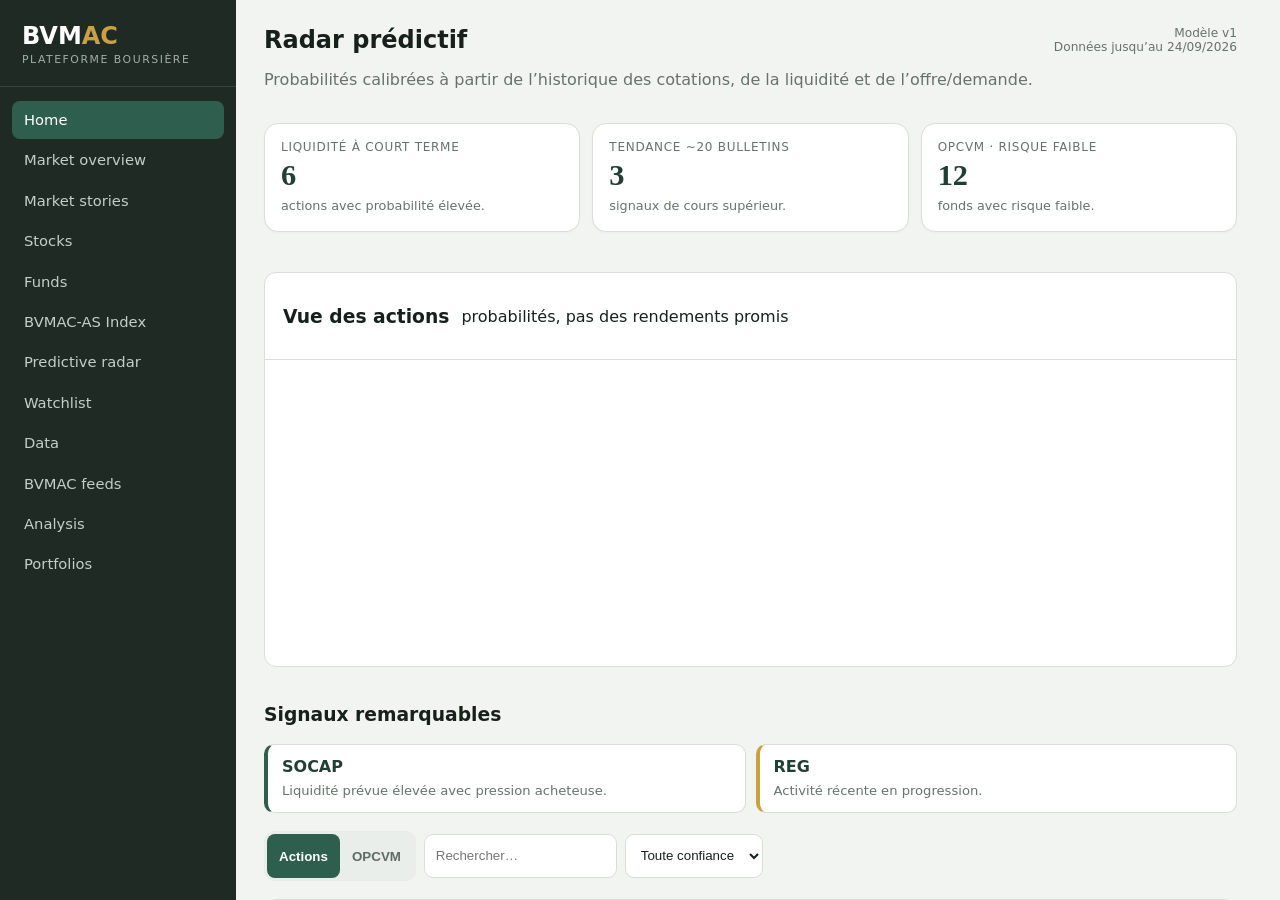
<file: tests/radar_responsive_fixture.html>
<!doctype html><html lang="fr"><head><meta charset="utf-8"><meta name="viewport" content="width=device-width,initial-scale=1,viewport-fit=cover">
<link rel="stylesheet" href="../web/shell.css"><link rel="stylesheet" href="../web/radar.css">
<style>
:root{--encre:#17201c;--encre-2:#67726c;--billet:#2e5e4e;--billet-fonce:#17251f;--or:#c9a23f;--ligne:#d9ded8;--carte:#fff;--r:12px;--f-disp:Georgia,serif;--f-corps:system-ui,sans-serif}body{font-family:var(--f-corps);background:#f2f4f1;color:var(--encre)}#contenu{padding:26px 28px 60px;max-width:1600px;width:100%;min-width:0;margin:0 auto}.bloc{background:#fff;border:1px solid var(--ligne);border-radius:12px;margin-top:22px}.bloc>header{display:flex;align-items:center;flex-wrap:wrap;gap:12px;padding:14px 18px;border-bottom:1px solid var(--ligne)}.bloc .corps.plein{padding:18px}.titre-vue{margin:0}.sous-vue{color:var(--encre-2)}@media(max-width:640px){#contenu{padding:16px 12px 28px}}
</style></head><body><div class="platform-shell">
<aside class="platform-rail"><div class="platform-brand"><div class="sigle">BVM<span>AC</span></div><div class="sous">Plateforme boursière</div></div><nav class="platform-nav">
<button data-vue="accueil"><span class="nav-txt" data-court="Accueil">Accueil</span></button><button data-vue="apercu"><span class="nav-txt" data-court="Aperçu">Aperçu du marché</span></button><button data-vue="recits"><span class="nav-txt" data-court="Récits">Histoires du marché</span></button><button data-vue="actions"><span class="nav-txt" data-court="Actions">Actions</span></button><button data-vue="opcvm"><span class="nav-txt" data-court="OPCVM">OPCVM</span></button><button data-vue="indice"><span class="nav-txt" data-court="Indice">Indice BVMAC-AS</span></button><button data-vue="radar" aria-current="true"><span class="nav-txt" data-court="Radar">Radar prédictif</span></button><button data-vue="veille"><span class="nav-txt" data-court="Suivi">Valeurs suivies</span></button><button data-vue="donnees"><span class="nav-txt" data-court="Données">Données</span></button><a href="/app?view=feeds"><span class="nav-txt" data-court="Feeds">Feeds BVMAC</span></a><a href="/app?view=analysis"><span class="nav-txt" data-court="Analyse">Analyse</span></a><a href="/app?view=portfolios"><span class="nav-txt" data-court="Portefeuilles">Mes portefeuilles</span></a>
</nav></aside>
<div class="platform-main"><main id="contenu"><div class="radar-wrap">
<div class="radar-intro"><div><h2 class="titre-vue">Radar prédictif</h2><p class="sous-vue">Probabilités calibrées à partir de l’historique des cotations, de la liquidité et de l’offre/demande.</p></div><div class="radar-stamp">Modèle v1<br>Données jusqu’au 24/09/2026</div></div>
<div class="radar-summary"><article class="radar-card"><div class="label">Liquidité à court terme</div><div class="value">6</div><div class="note">actions avec probabilité élevée.</div></article><article class="radar-card"><div class="label">Tendance ~20 bulletins</div><div class="value">3</div><div class="note">signaux de cours supérieur.</div></article><article class="radar-card"><div class="label">OPCVM · risque faible</div><div class="value">12</div><div class="note">fonds avec risque faible.</div></article></div>
<div class="bloc"><header><h3>Vue des actions</h3><span>probabilités, pas des rendements promis</span></header><div class="corps plein"><div class="radar-chart"><canvas></canvas></div></div></div>
<div><h3>Signaux remarquables</h3><div class="radar-signals"><article class="radar-signal good"><b>SOCAP</b><span>Liquidité prévue élevée avec pression acheteuse.</span></article><article class="radar-signal"><b>REG</b><span>Activité récente en progression.</span></article></div></div>
<div class="radar-toolbar"><div class="radar-tabs"><button class="active">Actions</button><button>OPCVM</button></div><input type="search" placeholder="Rechercher…"><select><option>Toute confiance</option></select></div>
<div class="radar-table"><table><thead><tr><th>Action</th><th>Cours</th><th>Liquidité 5 bulletins</th><th>Tendance ~20</th><th>Pression</th><th>Confiance</th></tr></thead><tbody>
<tr data-key="SOCAP"><td data-label="Action"><div class="radar-name">SOCAP</div><div class="radar-sub">Données du 24/09/2026</div></td><td data-label="Cours">51 200 FCFA</td><td data-label="Liquidité 5 bulletins"><span class="radar-prob high">91 %</span><div class="radar-sub">Historique récent : 27 %</div></td><td data-label="Tendance ~20"><span class="radar-prob mid">63 %</span></td><td data-label="Pression"><span class="radar-pressure buy"><i></i>Acheteuse</span></td><td data-label="Confiance"><span class="radar-confidence high">Élevée</span><div>Tendance : <span class="radar-confidence medium">Moyenne</span></div></td></tr>
<tr data-key="SCGRE"><td data-label="Action"><div class="radar-name">SCGRE</div></td><td data-label="Cours">23 500 FCFA</td><td data-label="Liquidité 5 bulletins"><span class="radar-prob high">88 %</span></td><td data-label="Tendance ~20"><span class="radar-prob low">23 %</span></td><td data-label="Pression"><span class="radar-pressure"><i></i>Équilibrée</span></td><td data-label="Confiance"><span class="radar-confidence high">Élevée</span></td></tr>
</tbody></table></div>
<div class="radar-detail"><div class="radar-detail-head"><div><h3>SOCAP · Radar</h3><p class="radar-sub">Prévision calculée sur les données du 24/09/2026</p></div><button class="btn-s">Fermer</button></div><div class="radar-detail-grid"><div><small>Liquidité</small><strong>91 %</strong></div><div><small>Tendance</small><strong>63 %</strong></div><div><small>Pression</small><strong>Acheteuse</strong></div></div><div class="radar-factor-list"><div class="radar-factor"><span>Pression achat/vente moyenne sur 20 observations</span><b class="plus">+8,1 pt</b></div></div></div>
<div class="radar-method"><strong>Méthode.</strong> Les sorties sont probabilistes et ne constituent pas une recommandation.</div>
</div></main></div></div>
<script src="../web/shell.js"></script>
</body></html>
</file>
<file: web/shell.css>
:root{--platform-rail:236px;--platform-ink:#1F2A24;--platform-green:#2E5E4E;--platform-gold:#C9A23F;--platform-mobile-bar:72px}
*{box-sizing:border-box}
[hidden]{display:none!important}
html,body{width:100%;height:100%;min-height:0;margin:0;overflow:hidden}
/* Le cadre reste à la taille de l'écran ; seul le contenu défile. */
.platform-shell{width:100%;height:100vh;height:100dvh;min-height:0;overflow:hidden}
.platform-rail{background:var(--platform-ink);color:#E9EEEA;display:flex;flex-direction:column;position:fixed;z-index:80;left:0;top:0;bottom:0;width:var(--platform-rail);height:100vh;height:100dvh;padding:22px 0 0;overflow:hidden;overscroll-behavior:none}
.platform-brand{padding:0 22px 20px;border-bottom:1px solid rgba(255,255,255,.12);flex:none}
.platform-brand .sigle{font-family:system-ui,-apple-system,"Segoe UI",sans-serif;font-weight:800;font-size:1.5rem;color:#fff}
.platform-brand .sigle span{color:var(--platform-gold)}
.platform-brand .sous{font-size:.68rem;color:#9FB0A6;letter-spacing:.14em;text-transform:uppercase;margin-top:3px}
.platform-nav{padding:14px 12px;display:flex;flex-direction:column;gap:2px;overflow-x:hidden;overflow-y:auto;scrollbar-width:none;flex:1;min-height:0;min-width:0}
.platform-nav::-webkit-scrollbar{display:none}
.platform-nav :is(a,button){display:flex;align-items:center;gap:11px;width:100%;min-width:0;flex:0 0 auto;text-align:left;padding:10px 12px;border:0;border-radius:8px;background:transparent;color:#C4CFC8;font-family:inherit;font-weight:500;font-size:.92rem;line-height:1.25;text-decoration:none;cursor:pointer;transition:background .15s,color .15s,transform .14s ease}
.platform-nav :is(a,button) span{min-width:0;overflow-wrap:anywhere}
.platform-nav :is(a,button) svg{width:17px;height:17px;flex:none;opacity:.8}
.platform-nav :is(a,button):hover{background:rgba(255,255,255,.07);color:#fff}
.platform-nav :is(a,button):focus-visible{outline:2px solid var(--platform-gold);outline-offset:-2px}
.platform-nav :is([aria-current="page"],[aria-current="true"]){background:var(--platform-green);color:#fff}
.platform-main{margin-left:var(--platform-rail);width:calc(100% - var(--platform-rail));height:100%;min-height:0;min-width:0;display:flex;flex-direction:column;overflow-x:hidden;overflow-y:auto;overscroll-behavior-y:contain;scroll-padding-top:100px;scrollbar-gutter:stable;-webkit-overflow-scrolling:touch}
.platform-main>*{flex-shrink:0}

/* Les destinations restent accessibles sur les écrans de bureau peu hauts ; le rail défile si nécessaire. */
@media(min-width:981px) and (max-height:760px){
 .platform-rail{padding-top:12px}
 .platform-brand{padding:0 20px 12px}
 .platform-brand .sigle{font-size:1.35rem}
 .platform-nav{padding:8px 12px}
 .platform-nav :is(a,button){padding:7px 10px;font-size:.84rem}
 #tick{padding:10px 18px 12px}
}
@media(min-width:981px) and (max-height:580px){
 .platform-rail{padding-top:8px}
 .platform-brand{padding:0 20px 8px}
 .platform-brand .sigle{font-size:1.2rem}
 .platform-brand .sous{font-size:.6rem;margin-top:1px}
 .platform-nav{padding:4px 12px;gap:1px}
 .platform-nav :is(a,button){padding:4px 10px;font-size:.82rem}
 #tick{padding:6px 18px 8px}
 #tick .val{font-size:1.05rem}
 #tick .tick-spark-wrap{height:28px;margin-top:4px}
 #tick .tick-spark-wrap canvas{height:28px!important}
}

/* Tablette : même barre horizontale sur toutes les pages. Le mode paysage
   très peu haut utilise aussi cette disposition pour garder le menu lisible. */
@media(max-width:980px), (max-height:440px){
 .platform-shell{display:flex;flex-direction:column;padding:env(safe-area-inset-top) env(safe-area-inset-right) env(safe-area-inset-bottom) env(safe-area-inset-left)}
 .platform-rail{position:relative;top:auto;bottom:auto;left:auto;right:auto;width:100%;height:auto;min-height:56px;flex:none;padding:8px 12px;flex-direction:row;align-items:center;gap:8px;box-shadow:0 2px 10px rgba(0,0,0,.12)}
 .platform-brand{padding:2px 6px 2px 2px;border:0;flex:none}
 .platform-brand .sigle{font-size:1.25rem}
 .platform-brand .sous{display:none}
 .platform-nav{width:auto;flex:1;flex-direction:row;padding:0;gap:4px;overflow-x:auto;overflow-y:hidden;scrollbar-width:none;-webkit-overflow-scrolling:touch;overscroll-behavior-x:contain}
 .platform-nav::-webkit-scrollbar{display:none}
 .platform-nav :is(a,button){width:auto;min-width:max-content;flex:0 0 auto;padding:8px 12px;font-size:.86rem;white-space:nowrap}
 .platform-nav :is(a,button) span{overflow:visible;overflow-wrap:normal}
 .platform-main{margin-left:0;width:100%;height:auto;flex:1;min-height:0}
 #tick{display:none}
}
/* Mobile : barre du bas fixe, libellés courts, onglets accessibles au toucher. */
@media(max-width:640px){
 .platform-shell{padding-bottom:calc(var(--platform-mobile-bar) + env(safe-area-inset-bottom))}
 .platform-rail{position:fixed;left:0;right:0;top:auto;bottom:0;width:100%;height:calc(var(--platform-mobile-bar) + env(safe-area-inset-bottom));min-height:0;padding:0 env(safe-area-inset-right) env(safe-area-inset-bottom) env(safe-area-inset-left);flex-direction:row;align-items:stretch;box-shadow:0 -2px 16px rgba(0,0,0,.22)}
 .platform-brand{display:none}
 .platform-nav{width:100%;height:var(--platform-mobile-bar);flex:1 1 auto;flex-direction:row;padding:0;gap:0;justify-content:flex-start}
 .platform-nav :is(a,button){min-width:64px;width:64px;flex:1 0 64px;height:var(--platform-mobile-bar);flex-direction:column;justify-content:center;gap:4px;padding:7px 4px 6px;font-size:.65rem;font-weight:650;border-radius:0;text-align:center;line-height:1.1;white-space:normal}
 .platform-nav :is(a,button) svg{width:21px;height:21px}
 .platform-nav .nav-txt{font-size:0}
 .platform-nav .nav-txt::after{content:attr(data-court);font-size:.65rem}
 .platform-nav :is([aria-current="page"],[aria-current="true"]){background:transparent;color:var(--platform-gold)}
 .platform-main{padding-bottom:0;scroll-padding-top:145px}
}
@media (hover:hover) and (pointer:fine){.platform-nav :is(a,button):hover{transform:scale(1.018)}.platform-main button:not(:disabled){transition:transform .14s ease,background-color .15s,border-color .15s,color .15s;will-change:transform}.platform-main button:not(:disabled):hover{transform:scale(1.025)}}
@media (prefers-reduced-motion:reduce){.platform-nav :is(a,button),.platform-main button{transition:none!important}}

/* Shared language switch for private sub-pages served under /app. */
.bvmac-lang-toggle{display:inline-flex;align-items:center;gap:2px;margin-left:auto;padding:3px;border:1px solid #d8ddd6;border-radius:9px;background:#fff;box-shadow:0 1px 2px rgba(31,42,36,.05)}
.bvmac-lang-toggle button{min-width:42px;min-height:38px;border:0;border-radius:6px;background:transparent;color:#46544c;font:700 .76rem system-ui,-apple-system,"Segoe UI",sans-serif;cursor:pointer}
.bvmac-lang-toggle button[aria-pressed="true"]{background:#2e5e4e;color:#fff}
@media(max-width:640px){.bvmac-lang-toggle{position:sticky;top:8px;z-index:35;align-self:flex-end;margin:8px 10px 0 auto}.bvmac-lang-toggle button{min-height:44px}}
</file>
<file: web/radar.css>
.radar-wrap{display:grid;gap:18px}.radar-intro{display:flex;justify-content:space-between;gap:20px;align-items:flex-start}.radar-intro p{max-width:820px}.radar-stamp{font-size:.76rem;color:#67726c;text-align:right;white-space:nowrap}.radar-summary{display:grid;grid-template-columns:repeat(3,minmax(0,1fr));gap:12px}.radar-card{background:#fff;border:1px solid #d9ded8;border-radius:14px;padding:16px;box-shadow:0 1px 2px rgba(20,40,30,.03)}.radar-card .label{font-size:.75rem;color:#67726c;text-transform:uppercase;letter-spacing:.06em}.radar-card .value{font:800 1.9rem Georgia,serif;color:#213f35;margin:4px 0}.radar-card .note{font-size:.8rem;color:#67726c;line-height:1.4}.radar-toolbar{display:flex;gap:8px;flex-wrap:wrap;align-items:center}.radar-toolbar input,.radar-toolbar select{border:1px solid #d9ded8;background:#fff;border-radius:9px;padding:9px 11px;color:#17201c}.radar-tabs{display:inline-flex;background:#e9eeea;border-radius:10px;padding:3px}.radar-tabs button{border:0;background:transparent;border-radius:8px;padding:8px 12px;font-weight:750;color:#5f6a64;cursor:pointer}.radar-tabs button.active{background:#2e5e4e;color:#fff}.radar-table{overflow:auto;border:1px solid #d9ded8;border-radius:12px;background:#fff}.radar-table table{border-collapse:collapse;width:100%;min-width:900px}.radar-table th{position:sticky;top:0;background:#f7f9f7;color:#66716b;text-align:left;font-size:.72rem;text-transform:uppercase;letter-spacing:.04em;padding:10px 12px;border-bottom:1px solid #d9ded8}.radar-table td{padding:11px 12px;border-bottom:1px solid #edf0ec;vertical-align:middle}.radar-table tr[data-key]{cursor:pointer}.radar-table tr[data-key]:hover{background:#f8faf8}.radar-name{font-weight:800;color:#213f35}.radar-sub{font-size:.75rem;color:#6b756f;margin-top:2px}.radar-prob{font-weight:850;font-variant-numeric:tabular-nums}.radar-prob.high{color:#27734b}.radar-prob.low{color:#a54235}.radar-prob.mid{color:#8a6b12}.radar-confidence{display:inline-flex;align-items:center;gap:5px;font-size:.75rem;font-weight:800;padding:3px 7px;border-radius:999px;background:#eef1ee;color:#5e6963}.radar-confidence.high{background:#e4f2e9;color:#27734b}.radar-confidence.medium{background:#fff3cf;color:#755b12}.radar-confidence.low{background:#f0f1f0;color:#737b77}.radar-pressure{display:inline-flex;align-items:center;gap:6px}.radar-pressure i{width:8px;height:8px;border-radius:50%;background:#8a948e}.radar-pressure.buy i{background:#2e8b57}.radar-pressure.sell i{background:#b34b3b}.radar-signals{display:grid;grid-template-columns:repeat(2,minmax(0,1fr));gap:10px}.radar-signal{border:1px solid #d9ded8;background:#fff;border-left:4px solid #c9a23f;border-radius:10px;padding:12px 14px}.radar-signal.good{border-left-color:#2e5e4e}.radar-signal.risk{border-left-color:#b34b3b}.radar-signal b{display:block;color:#213f35;margin-bottom:4px}.radar-signal span{color:#67726c;font-size:.82rem;line-height:1.45}.radar-detail{border:1px solid #d9ded8;border-radius:14px;background:#fff;padding:18px}.radar-detail-head{display:flex;justify-content:space-between;gap:12px;align-items:start}.radar-detail-grid{display:grid;grid-template-columns:repeat(3,minmax(0,1fr));gap:10px;margin:14px 0}.radar-detail-grid>div{background:#f7f9f7;border-radius:10px;padding:12px}.radar-detail-grid small{display:block;color:#67726c;margin-bottom:4px}.radar-detail-grid strong{font-size:1.15rem}.radar-factor-list{display:grid;gap:7px}.radar-factor{display:flex;justify-content:space-between;gap:12px;padding:8px 0;border-bottom:1px solid #edf0ec}.radar-factor span{color:#67726c}.radar-factor b.plus{color:#27734b}.radar-factor b.minus{color:#a54235}.radar-chart{height:270px;position:relative}.radar-method{background:#f7f9f7;border-left:4px solid #c9a23f;padding:13px 14px;border-radius:0 9px 9px 0;color:#56615b;font-size:.82rem;line-height:1.55}.radar-empty{padding:28px;text-align:center;color:#67726c}.radar-legend{font-size:.76rem;color:#67726c;line-height:1.5}.radar-footer{font-size:.75rem;color:#67726c;line-height:1.5}
@media(max-width:900px){.radar-summary{grid-template-columns:1fr}.radar-signals{grid-template-columns:1fr}.radar-detail-grid{grid-template-columns:1fr}.radar-intro{display:block}.radar-stamp{text-align:left;margin-top:8px}.radar-wrap{gap:14px}}

/* Radar mobile/tablet layout */
.radar-wrap,.radar-card,.radar-detail,.radar-table,.radar-toolbar{min-width:0}
.radar-toolbar input,.radar-toolbar select{min-height:44px}
.radar-tabs button{min-height:44px}
.radar-detail-head .btn-s{min-height:44px}
@media(max-width:640px){
  .radar-wrap{gap:12px}
  .radar-intro h2{font-size:1.35rem}
  .radar-intro p{font-size:.9rem;line-height:1.5}
  .radar-summary{gap:9px}
  .radar-card{padding:13px}
  .radar-card .value{font-size:1.55rem}
  .radar-chart{height:220px}
  .radar-toolbar{display:grid;grid-template-columns:1fr;gap:9px;align-items:stretch}
  .radar-tabs{display:flex;width:100%}
  .radar-tabs button{flex:1}
  .radar-toolbar input,.radar-toolbar select{width:100%;font-size:16px}
  .radar-table{overflow:visible;border:0;background:transparent}
  .radar-table table{display:block;width:100%;min-width:0}
  .radar-table thead{display:none}
  .radar-table tbody{display:grid;gap:10px}
  .radar-table tr[data-key]{display:block;width:100%;background:#fff;border:1px solid #d9ded8;border-radius:12px;overflow:hidden;box-shadow:0 1px 2px rgba(20,40,30,.03)}
  .radar-table tr[data-key]:hover{background:#fff}
  .radar-table td{display:grid;grid-template-columns:minmax(106px,40%) minmax(0,1fr);gap:10px;align-items:start;width:100%;padding:10px 12px;border-bottom:1px solid #edf0ec;overflow-wrap:anywhere}
  .radar-table td:last-child{border-bottom:0}
  .radar-table td::before{content:attr(data-label);font-size:.68rem;font-weight:800;letter-spacing:.04em;text-transform:uppercase;color:#67726c;line-height:1.35}
  .radar-name,.radar-sub,.radar-prob,.radar-confidence,.radar-pressure{min-width:0;max-width:100%}
  .radar-confidence{white-space:normal;line-height:1.25}
  .radar-detail{padding:14px}
  .radar-detail-head{display:grid;grid-template-columns:1fr;gap:10px}
  .radar-detail-head .btn-s{width:100%}
  .radar-detail-grid{gap:8px}
  .radar-factor{display:grid;grid-template-columns:minmax(0,1fr) auto;align-items:start}
  .radar-factor span{overflow-wrap:anywhere}
  .radar-method{padding:12px;font-size:.78rem}
}
@media(max-width:390px){
  .radar-table td{grid-template-columns:1fr;gap:4px}
  .radar-table td::before{margin-bottom:2px}
  .radar-chart{height:205px}
  .radar-card .note{font-size:.77rem}
}
</file>
